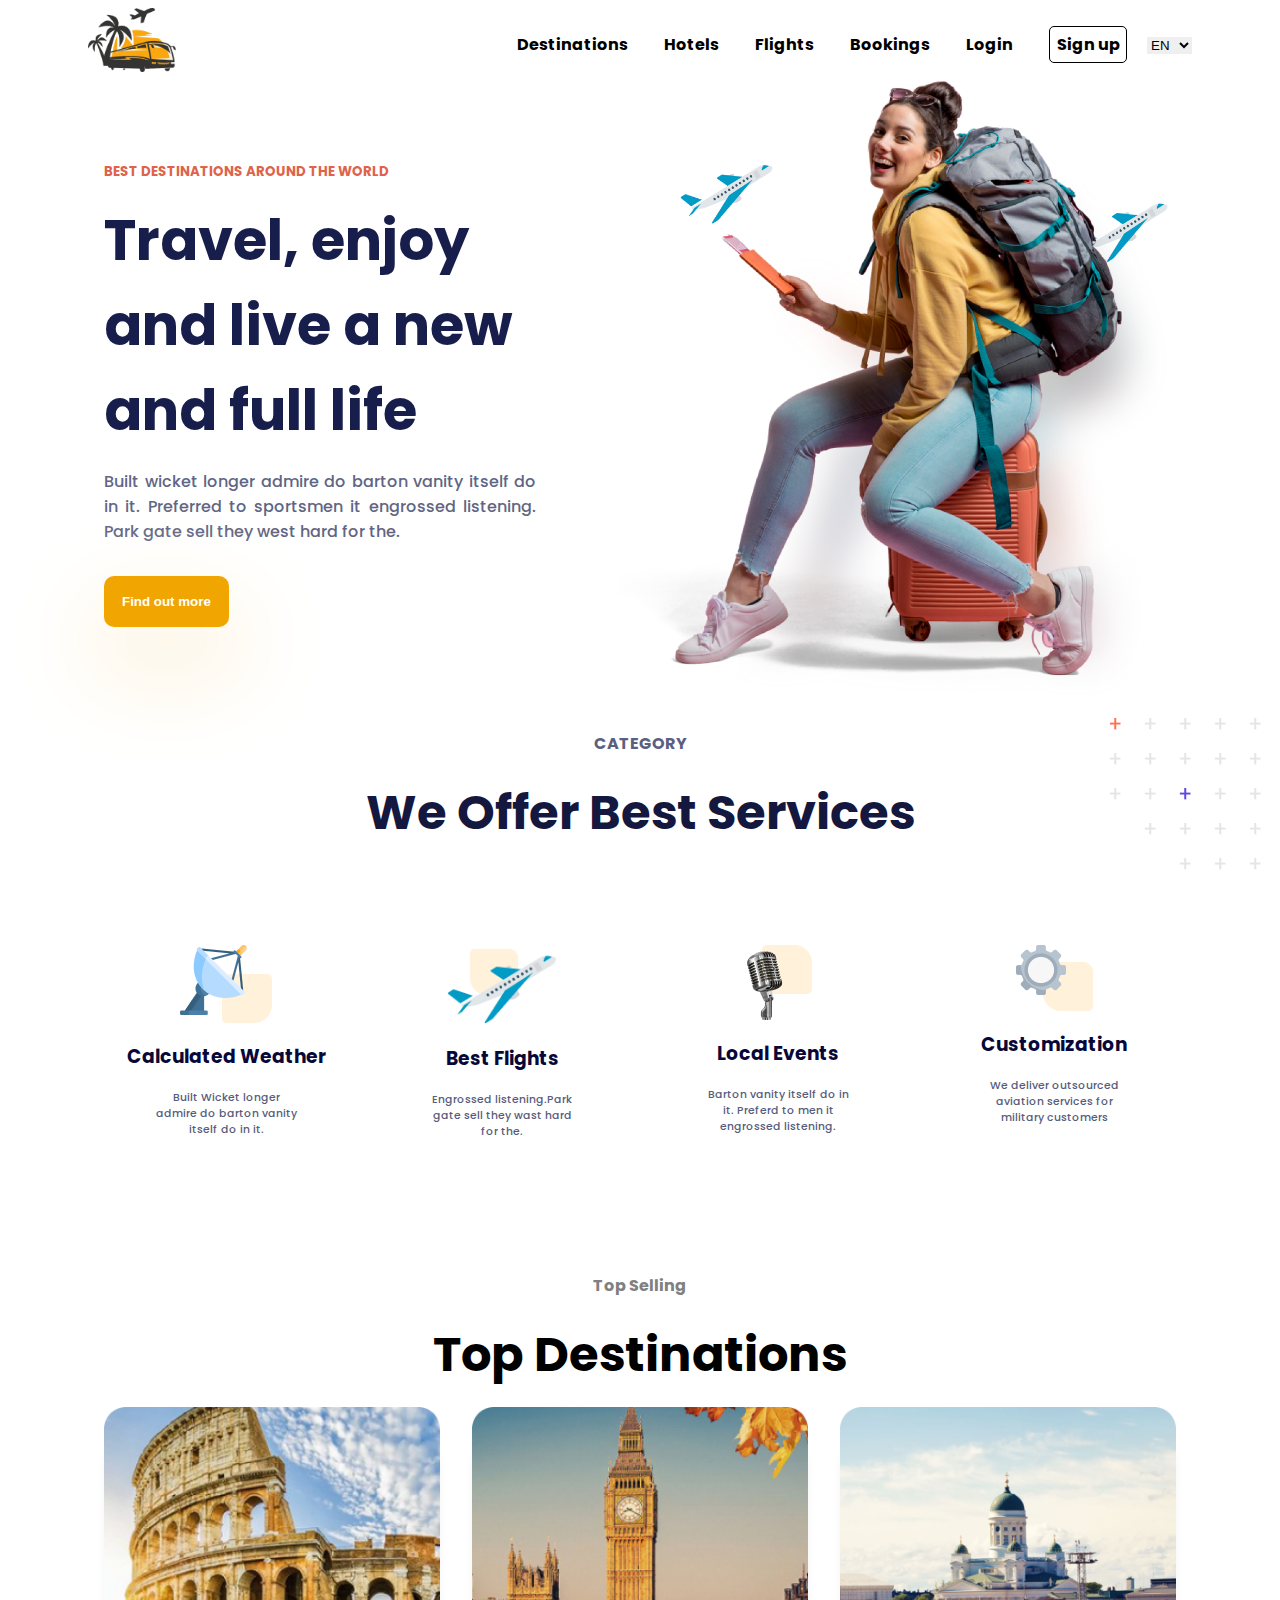
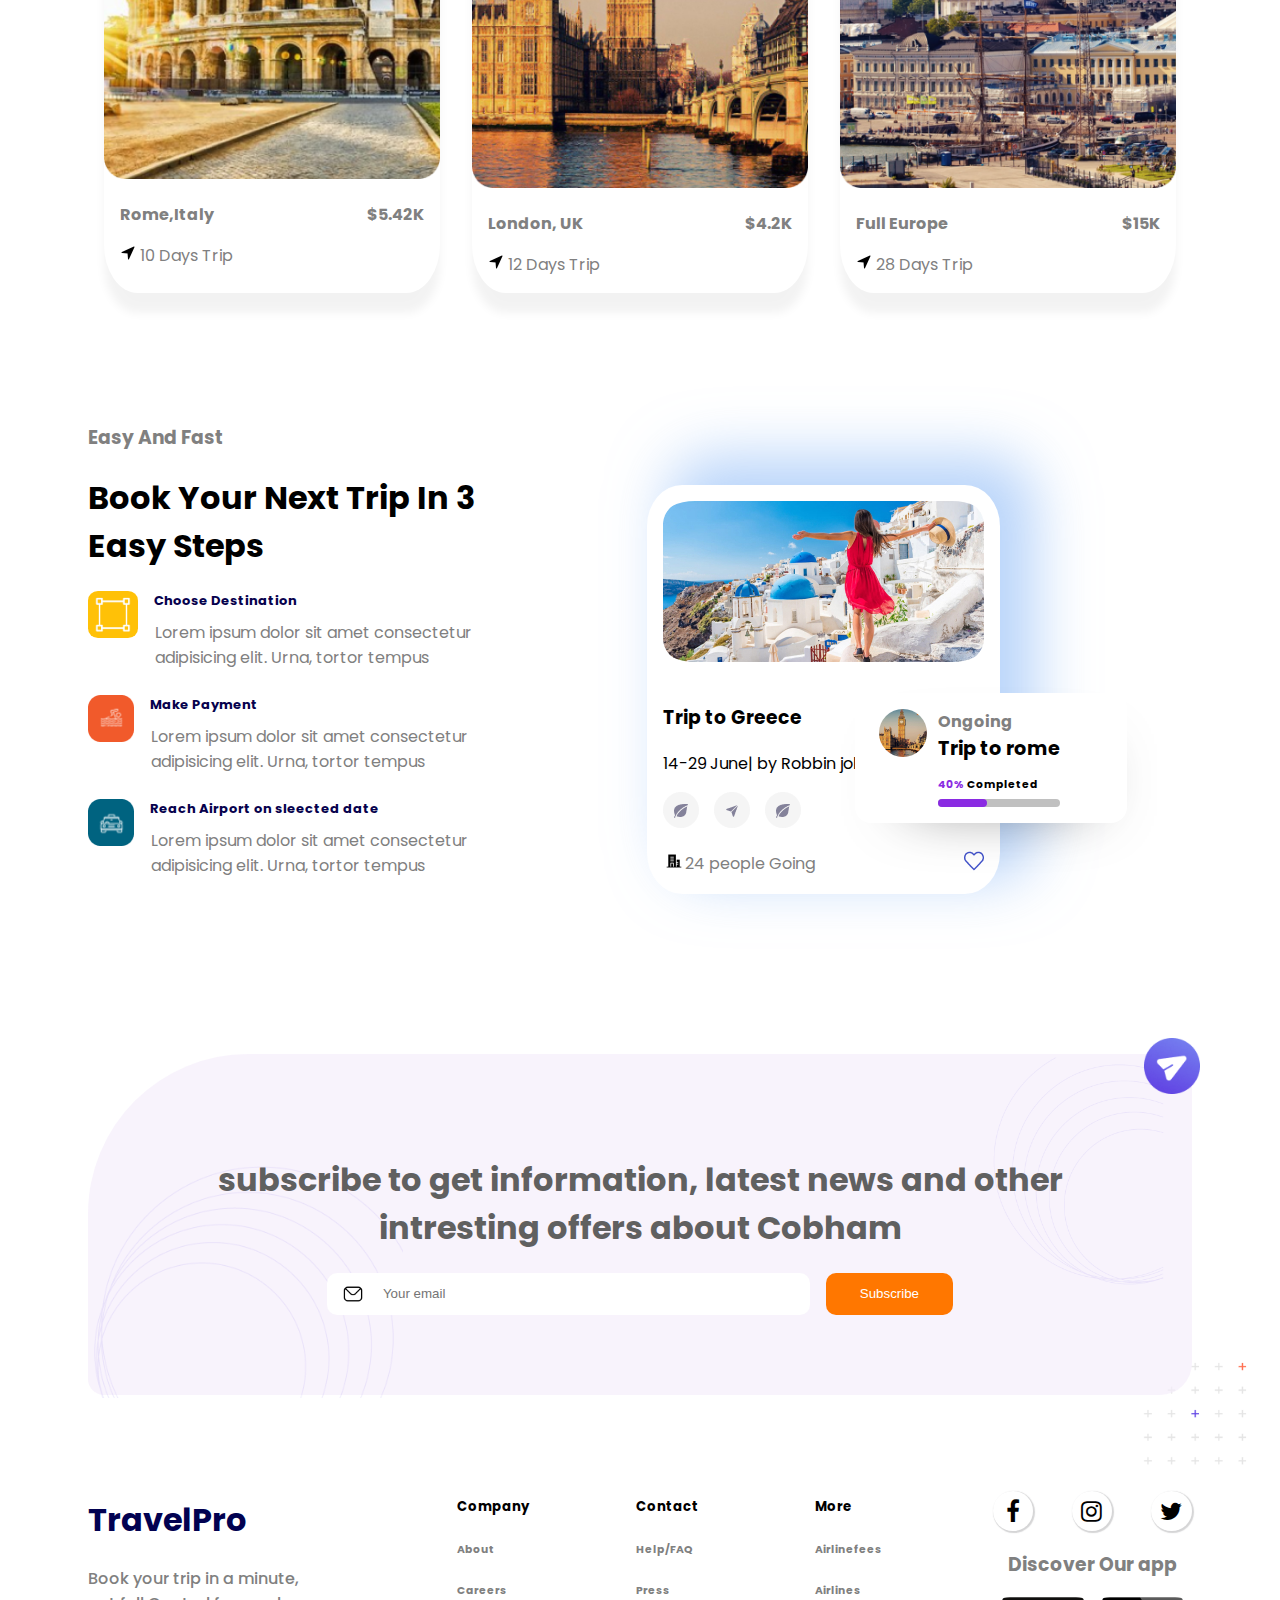
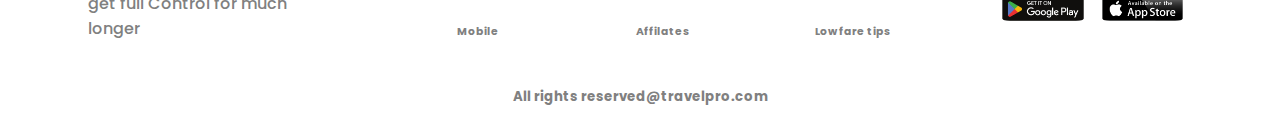
<file: index.html>
<!DOCTYPE html>
<html lang="en">
<head>
    <meta charset="UTF-8">
    <meta name="viewport" content="width=device-width, initial-scale=1.0">
    <title>Travel PRO Homepage</title>
    <link rel="stylesheet" href="travelpro_homepage.css">
    <link rel="stylesheet" href="poppins.css">
    <link rel="preconnect" href="https://fonts.googleapis.com">
    <link rel="preconnect" href="https://fonts.gstatic.com" crossorigin>
    <link href="https://fonts.googleapis.com/css2?family=Poppins:ital,wght@0,100;0,200;0,300;0,400;0,500;0,600;0,700;0,800;0,900;1,100;1,200;1,300;1,400;1,500;1,600;1,700;1,800;1,900&display=swap" rel="stylesheet">
    <link rel="stylesheet" href="https://cdnjs.cloudflare.com/ajax/libs/font-awesome/4.7.0/css/font-awesome.min.css">
</head>
<body>
    <header>
        <nav>        
            <div class="nav-right-items navbar">
                <img src="assets/Decore.png" alt="Logo">
            </div>
            <div class="nav-left-items navbar">
                <a href="#" class="nav-a">Destinations</a>
                <a href="#" class="nav-a">Hotels</a>
                <a href="#" class="nav-a">Flights</a>
                <a href="#" class="nav-a">Bookings</a>
                <a href="#" class="nav-a">Login</a>
                <a href="#" class="nav-a signup">Sign up</a>
                <select id="page-lang" title="page-lang">
                    <option selected value="EN">EN</option>
                    <option value="HI">HI</option>
                    <option value="TEL">TEL</option>
                </select>
            </div>
        </nav>
    </header>
    <section class="banner">
        <div class="banner-container">
            <div class="banner-text">
                <h5 class="banner-text-caption">
                    BEST DESTINATIONS AROUND THE WORLD
                </h5>
                <h1 class="banner-text-title">
                    Travel, enjoy and live a new and full life
                </h1>
                <p class="banner-text-description">
                    Built wicket longer admire do barton vanity itself do in it. Preferred to sportsmen it engrossed listening. Park gate sell they west hard for the.
                </p>
                <a href="#">
                    <button class="banner-text-button">
                        Find out more
                    </button>
                </a>
            </div>
            <div class="banner-image">
                <img src="assets/traveller.png" alt="traveller">
            </div>
        </div>
    </section>
    <section class="category">
        <div class="category-container">
            <div class="category-container-bg">
                <img src="assets/plus.png" alt="">
            </div>
            <div class="category-container-title">
                    <h4>CATEGORY</h4>
                    <h1>We Offer Best Services</h1>
            </div>
            <div class="category-container-cards">
                <div class="category-container-card">
                    <div class="category-container-cards-img">
                        <img src="assets/weather.png" alt="weather">
                    </div>
                    <div class="category-container-cards-text">
                        <h3>Calculated Weather</h3>
                        <h6>
                            Built Wicket longer admire do barton vanity itself do in it.
                        </h6>
                    </div>
                </div>
                <div class="category-container-card active">
                    <div class="category-container-cards-img">
                        <img src="assets/flight.png" alt="flight">
                    </div>
                    <div class="category-container-cards-text">
                        <h3>Best Flights</h3>
                        <h6>
                            Engrossed listening.Park gate sell they wast hard for the.
                        </h6>
                    </div>
                </div>
                <div class="category-container-card">
                    <div class="category-container-cards-img">
                        <img src="assets/event.png" alt="event">
                    </div>
                    <div class="category-container-cards-text">
                        <h3>Local Events</h3>
                        <h6>
                            Barton vanity itself do in it. Preferd to men it engrossed listening.
                        </h6>
                    </div>
                </div>
                <div class="category-container-card">
                    <div class="category-container-cards-img">
                        <img src="assets/customization.png" alt="customization">
                    </div>
                    <div class="category-container-cards-text">
                        <h3>Customization</h3>
                        <h6>We deliver outsourced aviation services for military customers</h6>
                    </div>
                </div>
            </div>
        </div>
    </section>
    <section class="topselling">
        <div class="topselling-container">
            <div class="topselling-container-titles">
                    <h4>Top Selling</h4>
                    <h1>Top Destinations</h1>
            </div>
            <div class="topselling-container-cards">
                <div class="topselling-container-card">
                    <div class="topselling-container-card-img">
                        <img src="assets/rome.png" alt="rome">
                    </div>
                    <div class="topselling-container-card-content">
                        <div class="topselling-container-card-subcontent">
                            <div >
                                Rome,Italy
                            </div>
                            <div>
                                $5.42K
                            </div>
                        </div>
                        <div class="topselling-container-card-subcontent-time">
                            <span><img src="assets/navigation.png" alt="navigation" class="navigation-icon"></span>
                            10 Days Trip
                        </div>
                    </div>
                    
                </div>
                <div class="topselling-container-card">
                    <div class="topselling-container-card-img">
                        <img src="assets/london.jpg" alt="london">
                    </div>
                    <div class="topselling-container-card-content">
                        <div class="topselling-container-card-subcontent">
                            <div >
                                London, UK
                            </div>
                            <div>
                                $4.2K
                            </div>
                        </div>
                        <div class="topselling-container-card-subcontent-time">
                            <span><img src="assets/navigation.png" alt="navigation" class="navigation-icon"></span>
                            12 Days Trip
                        </div>
                    </div>
                    
                </div>
                <div class="topselling-container-card">
                    <div class="topselling-container-card-img">
                        <img src="assets/europe.png" alt="europe">
                    </div>
                    <div class="topselling-container-card-content">
                        <div class="topselling-container-card-subcontent">
                            <div >
                                Full Europe
                            </div>
                            <div>
                                $15K
                            </div>
                        </div>
                        <div class="topselling-container-card-subcontent-time">
                            <span><img src="assets/navigation.png" alt="navigation" class="navigation-icon"></span>
                            28 Days Trip
                        </div>
                    </div>
                    
                </div>
            </div>
        </div>
    </section>
    <section class="EasyAndFast">
        <div class="easyandfast-container">
            <div class="easyandfast-content">
                <h3 style="color: gray;">Easy And Fast</h3>
                <h1 class="easyandfast-title">Book Your Next Trip In 3 Easy Steps</h1>
                <div class="easyandfast-content-subcard">
                    <div>
                        <img src="assets/group 00.png" alt="">
                    </div>
                    <div>
                        <h3 class="easyandfast-content-subcard-title">Choose Destination</h3>
                        <p class="easyandfast-content-subcard-text">Lorem ipsum dolor sit amet consectetur adipisicing elit. Urna, tortor tempus</p>
                    </div>                    
                </div>
                <div class="easyandfast-content-subcard">
                    <div>
                        <img src="assets/Group 12.png" alt="">
                    </div>
                    <div>
                        <h3 class="easyandfast-content-subcard-title">Make Payment</h3>
                        <p class="easyandfast-content-subcard-text">Lorem ipsum dolor sit amet consectetur adipisicing elit. Urna, tortor tempus</p>
                    </div>                    
                </div>
                <div class="easyandfast-content-subcard">
                    <div>
                        <img src="assets/Group 11.png" alt="">
                    </div>
                    <div>
                        <h3 class="easyandfast-content-subcard-title">Reach Airport on sleected date</h3>
                        <p class="easyandfast-content-subcard-text">Lorem ipsum dolor sit amet consectetur adipisicing elit. Urna, tortor tempus</p>
                    </div>                    
                </div>
            </div>
            <div class="easyandfast-cards">
                <div class="easyandfast-bottomcard">
                    <div class="easyandfast-bottomcard-img">
                        <img src="assets/girl.jpg" alt="traveling girl">
                    </div>
                    <div class="easyandfast-bottomcard-content">
                        <h3>Trip to Greece</h3>
                        <p>14-29 June| by Robbin john</p>
                        <span class="easyandfast-bottomcard-content-images">
                            <img src="assets/LEAF.png" alt="leaf">
                            <img src="assets/send.png" alt="send">
                            <img src="assets/LEAF.png" alt="leaf">
                        </span>
                        <div class="easyandfast-bottomcard-content-likes">
                            <span><img src="assets/hotel.png" alt="hotel" class="easyandfast-bottomcard-content-hotelicon">24 people Going</span>
                            <span><img src="assets/heart (6) 1.png" alt="heart icon" class="easyandfast-bottomcard-content-hearticon"></span>
                        </div>
                    </div>
                    <div class="easyandfast-topcard">
                        <div class="easyandfast-topcard-img">
                            <img src="assets/london.jpg" alt="">
                        </div>
                        <div class="easyandfast-topcard-content">
                            <h4>Ongoing</h4>
                            <h5>Trip to rome</h5>
                            <h6><span class="easyandfast-topcard-content-percentage">40%</span> Completed</h6>
                            <div class="easyandfast-topcard-content-progressbar"> 
                                <div class="easyandfast-topcard-content-progressbar-fill"></div> 
                            </div> 
                        </div>
                    </div>
                </div>
            </div>
        </div>
    </section>
    <section class="subscribe">
        <div class="subscribe-container">
            <div class="subscribe-container-bg">
                <img src="assets/plus.png" alt="">
            </div>
            <div class="subscribe-box">
                <div class="subscribe-box-content">
                    <h1 class="subscribe-box-title">subscribe to get information, latest news and other intresting offers about Cobham</h1>
                    <form action="">
                        <div class="subscribe-box-form">
                            <input type="email" placeholder="Your email" required class="subscribe-box-form-input">
                            <button type="submit" class="subscribe-box-form-submit">Subscribe</button>
                        </div>
                    </form>
                </div>
                <div class="subscribe-box-sendicon">
                    <img src="assets/Group 77.png" alt="">
                </div>
                <div class="subscribe-box-bgspiral-1">
                    <img src="assets/Group 42.png" alt="">
                </div>
                <div class="subscribe-box-bgspiral-2">
                    <img src="assets/Group 42.png" alt="">
                </div>
            </div>
        </div>
    </section>
    <footer>
        <div class="footer-container">
            <div class="footer-columns">
                <div class="footer-title">
                    <h1>TravelPro</h1>
                    <p>Book your trip in a minute, get full Control for much longer</p>
                </div>
                <div class="footer-company">
                    <h5>Company</h5>
                    <h6>About</h6>
                    <h6>Careers</h6>
                    <h6>Mobile</h6>
                </div>
                <div class="footer-contact">
                    <h5>Contact</h5>
                    <h6>Help/FAQ</h6>
                    <h6>Press</h6>
                    <h6>Affilates</h6>
                </div>
                <div class="footer-more">
                    <h5>More</h5>
                    <h6>Airlinefees</h6>
                    <h6>Airlines</h6>
                    <h6>Low fare tips</h6>
                </div>
                <div class="footer-social">
                    <div class="footer-social-icons">
                        <a href="#" class="fa fa-facebook"></a>
                        <a href="#" class="fa fa-instagram"></a>
                        <a href="#" class="fa fa-twitter"></a>
                    </div>
                    <h3>Discover Our app</h3>
                    <div class="footer-social-mobile">
                        <div >
                            <img src="assets/playstore.png" alt="playstore" class="footer-social-mobile-playstore">
                        </div>
                        <div>
                            <img src="assets/appstore.png" alt="appstore" class="footer-social-mobile-appstore">
                        </div>
                    </div>
                </div>
            </div>
            <h5 class="footer-copyright">All rights reserved@travelpro.com </h5>
        </div>
    </footer>
</body>
</html>
</file>
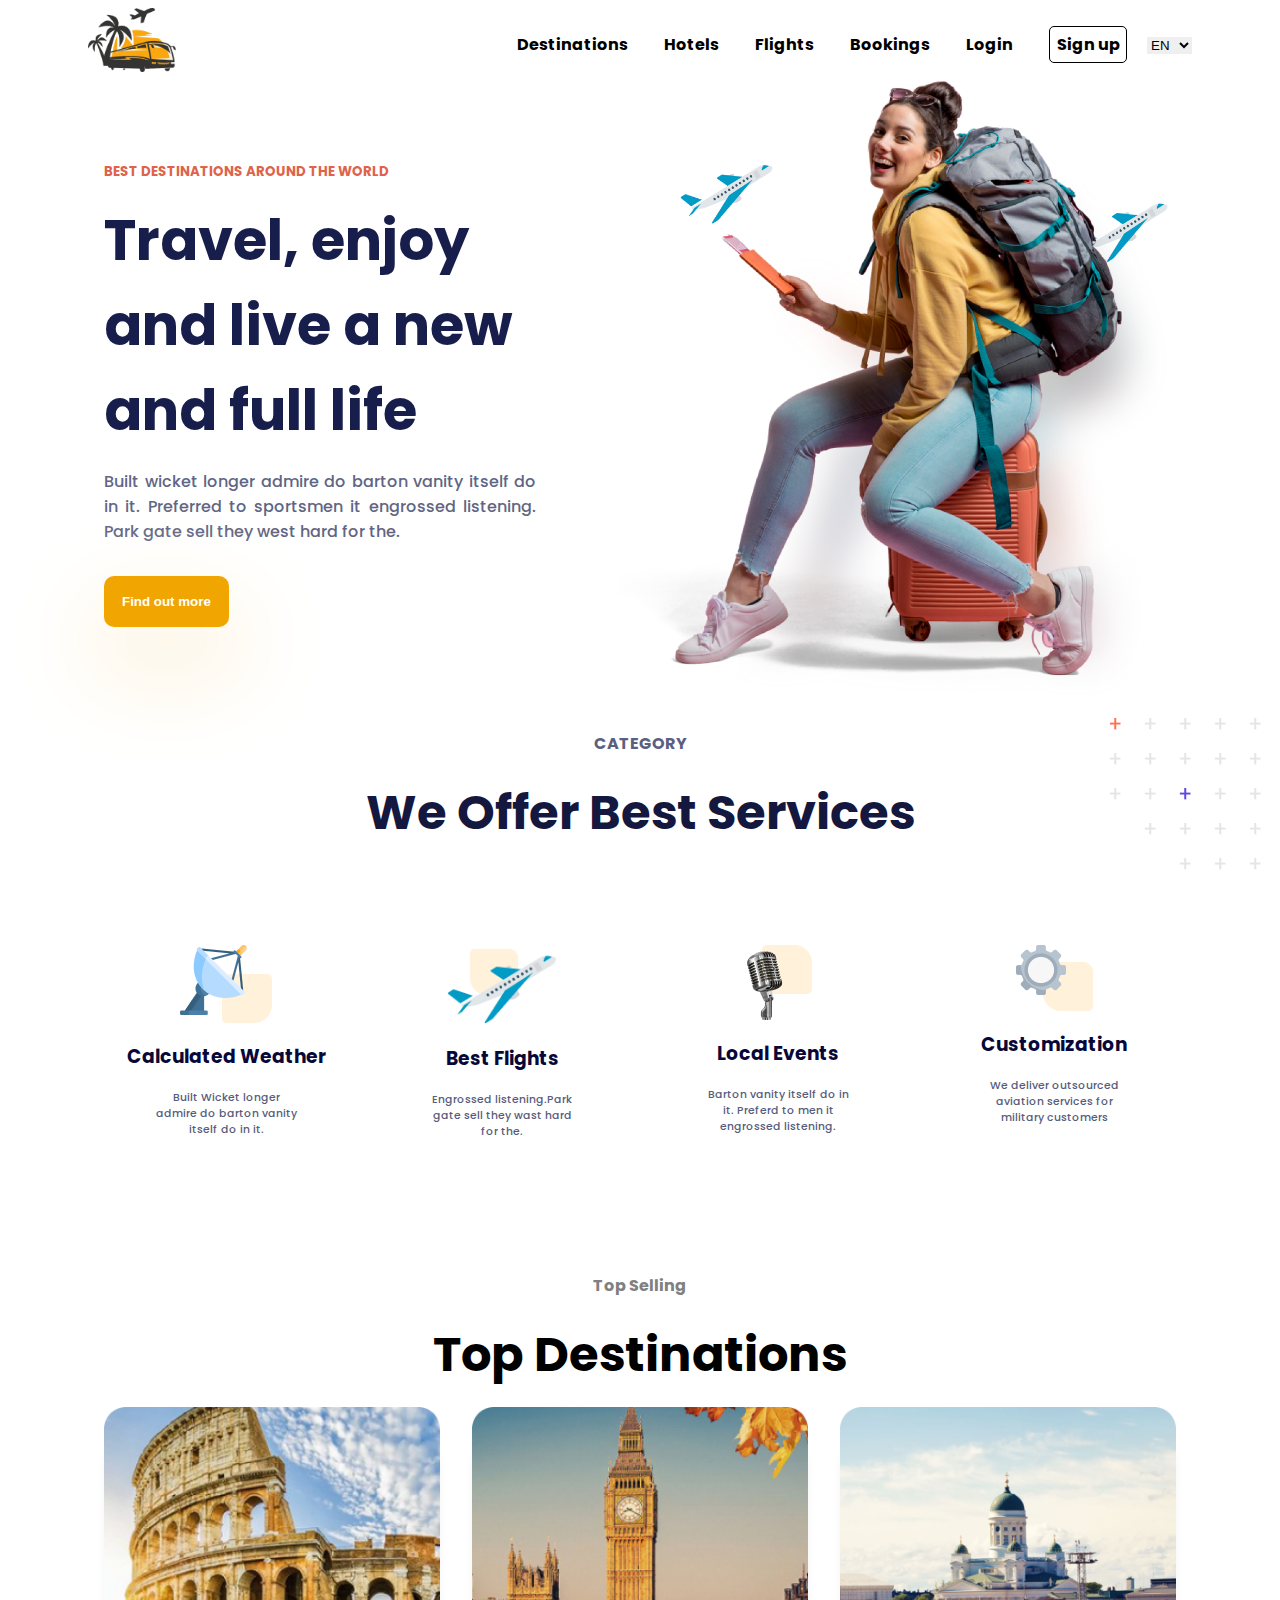
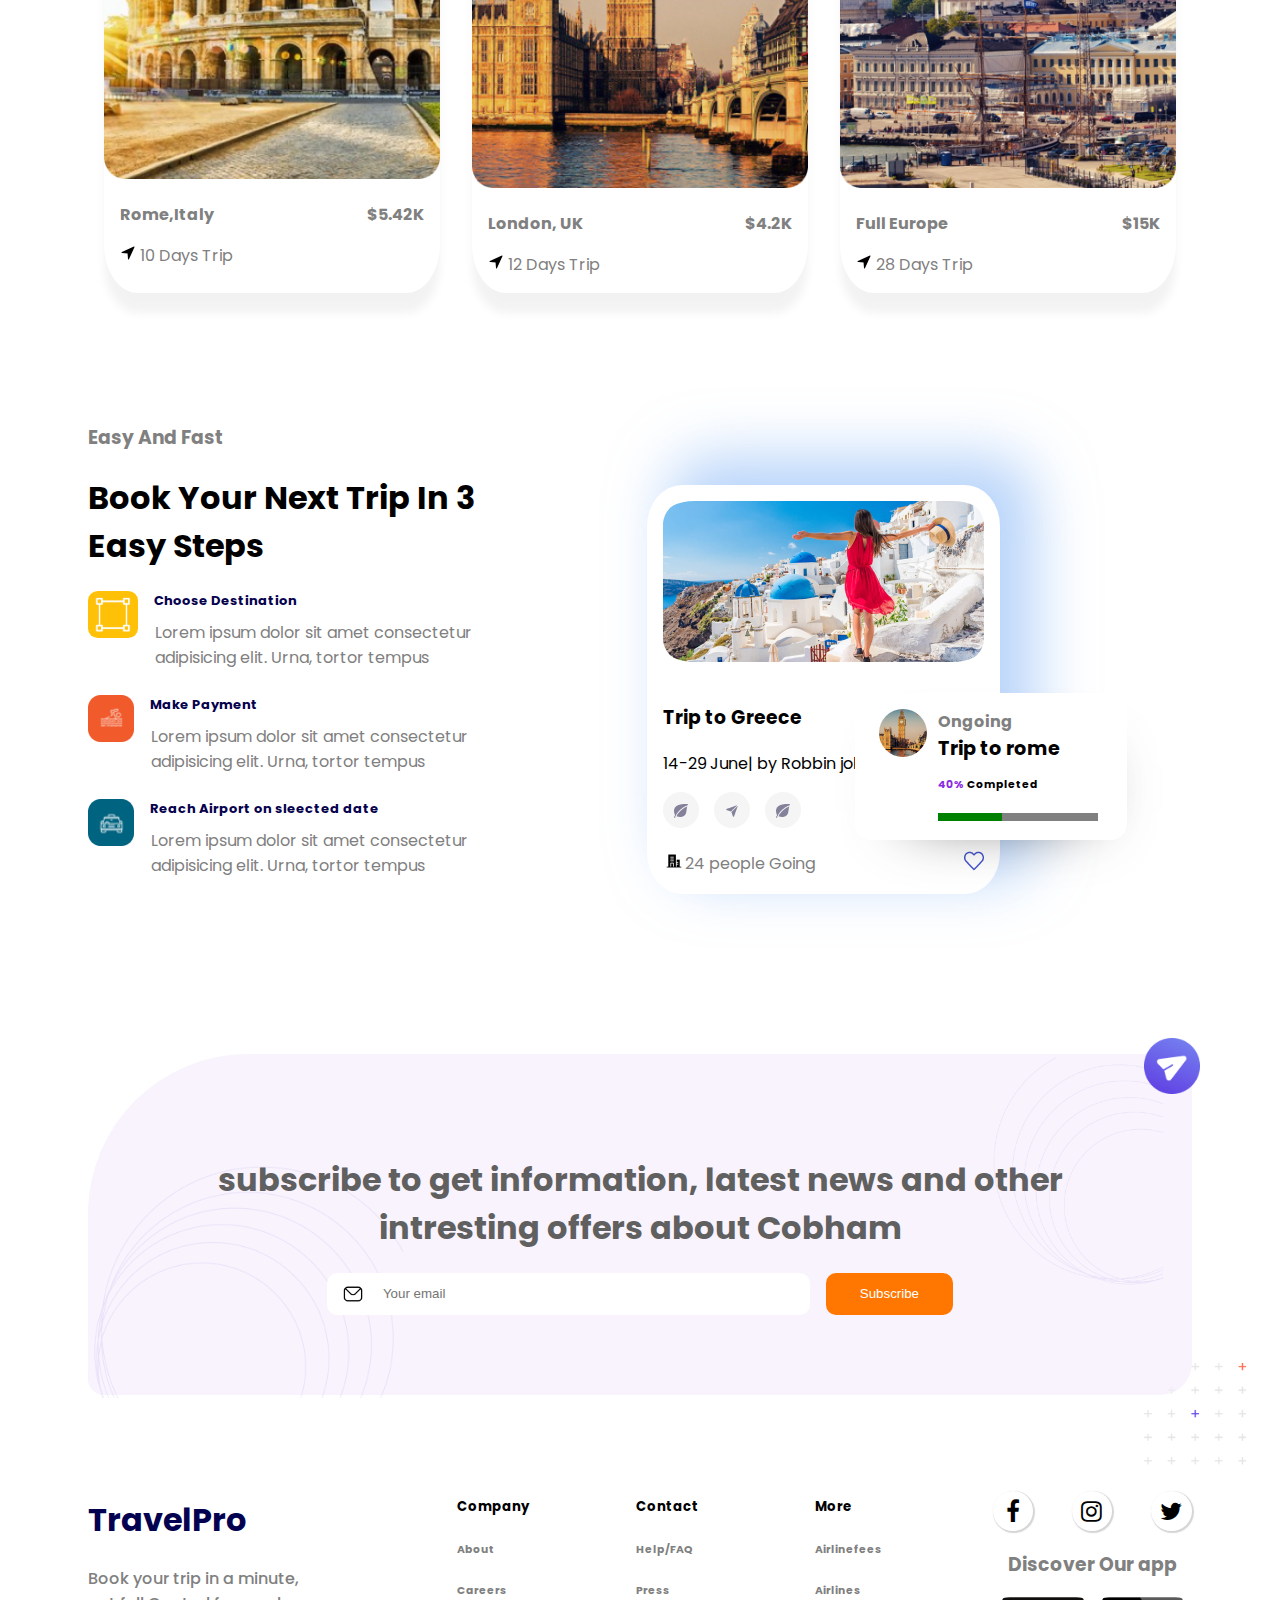
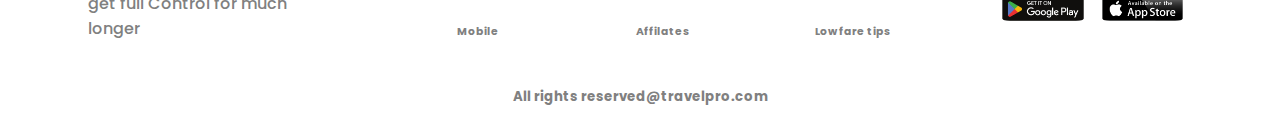
<file: Travel home page.html>
<!DOCTYPE html>
<html lang="en">
<head>
    <meta charset="UTF-8">
    <meta name="viewport" content="width=device-width, initial-scale=1.0">
    <title>Travel PRO Homepage</title>
    <link rel="stylesheet" href="travelpro_homepage.css">
    <link rel="stylesheet" href="poppins.css">
    <link rel="preconnect" href="https://fonts.googleapis.com">
    <link rel="preconnect" href="https://fonts.gstatic.com" crossorigin>
    <link href="https://fonts.googleapis.com/css2?family=Poppins:ital,wght@0,100;0,200;0,300;0,400;0,500;0,600;0,700;0,800;0,900;1,100;1,200;1,300;1,400;1,500;1,600;1,700;1,800;1,900&display=swap" rel="stylesheet">
    <link rel="stylesheet" href="https://cdnjs.cloudflare.com/ajax/libs/font-awesome/4.7.0/css/font-awesome.min.css">
</head>
<body>
    <header>
        <nav>        
            <div class="nav-right-items navbar">
                <img src="assets/Decore.png" alt="Logo">
            </div>
            <div class="nav-left-items navbar">
                <a href="#" class="nav-a">Destinations</a>
                <a href="#" class="nav-a">Hotels</a>
                <a href="#" class="nav-a">Flights</a>
                <a href="#" class="nav-a">Bookings</a>
                <a href="#" class="nav-a">Login</a>
                <a href="#" class="nav-a signup">Sign up</a>
                <select id="page-lang" title="page-lang">
                    <option selected value="EN">EN</option>
                    <option value="HI">HI</option>
                    <option value="TEL">TEL</option>
                </select>
            </div>
        </nav>
    </header>
    <section class="banner">
        <div class="banner-container">
            <div class="banner-text">
                <h5 class="banner-text-caption">
                    BEST DESTINATIONS AROUND THE WORLD
                </h5>
                <h1 class="banner-text-title">
                    Travel, enjoy and live a new and full life
                </h1>
                <p class="banner-text-description">
                    Built wicket longer admire do barton vanity itself do in it. Preferred to sportsmen it engrossed listening. Park gate sell they west hard for the.
                </p>
                <a href="#">
                    <button class="banner-text-button">
                        Find out more
                    </button>
                </a>
            </div>
            <div class="banner-image">
                <img src="assets/traveller.png" alt="traveller">
            </div>
        </div>
    </section>
    <section class="category">
        <div class="category-container">
            <div class="category-container-bg">
                <img src="assets/plus.png" alt="">
            </div>
            <div class="category-container-title">
                    <h4>CATEGORY</h4>
                    <h1>We Offer Best Services</h1>
            </div>
            <div class="category-container-cards">
                <div class="category-container-card">
                    <div class="category-container-cards-img">
                        <img src="assets/weather.png" alt="weather">
                    </div>
                    <div class="category-container-cards-text">
                        <h3>Calculated Weather</h3>
                        <h6>
                            Built Wicket longer admire do barton vanity itself do in it.
                        </h6>
                    </div>
                </div>
                <div class="category-container-card active">
                    <div class="category-container-cards-img">
                        <img src="assets/flight.png" alt="flight">
                    </div>
                    <div class="category-container-cards-text">
                        <h3>Best Flights</h3>
                        <h6>
                            Engrossed listening.Park gate sell they wast hard for the.
                        </h6>
                    </div>
                </div>
                <div class="category-container-card">
                    <div class="category-container-cards-img">
                        <img src="assets/event.png" alt="event">
                    </div>
                    <div class="category-container-cards-text">
                        <h3>Local Events</h3>
                        <h6>
                            Barton vanity itself do in it. Preferd to men it engrossed listening.
                        </h6>
                    </div>
                </div>
                <div class="category-container-card">
                    <div class="category-container-cards-img">
                        <img src="assets/customization.png" alt="customization">
                    </div>
                    <div class="category-container-cards-text">
                        <h3>Customization</h3>
                        <h6>We deliver outsourced aviation services for military customers</h6>
                    </div>
                </div>
            </div>
        </div>
    </section>
    <section class="topselling">
        <div class="topselling-container">
            <div class="topselling-container-titles">
                    <h4>Top Selling</h4>
                    <h1>Top Destinations</h1>
            </div>
            <div class="topselling-container-cards">
                <div class="topselling-container-card">
                    <div class="topselling-container-card-img">
                        <img src="assets/rome.png" alt="rome">
                    </div>
                    <div class="topselling-container-card-content">
                        <div class="topselling-container-card-subcontent">
                            <div >
                                Rome,Italy
                            </div>
                            <div>
                                $5.42K
                            </div>
                        </div>
                        <div class="topselling-container-card-subcontent-time">
                            <span><img src="assets/navigation.png" alt="navigation" class="navigation-icon"></span>
                            10 Days Trip
                        </div>
                    </div>
                    
                </div>
                <div class="topselling-container-card">
                    <div class="topselling-container-card-img">
                        <img src="assets/london.jpg" alt="london">
                    </div>
                    <div class="topselling-container-card-content">
                        <div class="topselling-container-card-subcontent">
                            <div >
                                London, UK
                            </div>
                            <div>
                                $4.2K
                            </div>
                        </div>
                        <div class="topselling-container-card-subcontent-time">
                            <span><img src="assets/navigation.png" alt="navigation" class="navigation-icon"></span>
                            12 Days Trip
                        </div>
                    </div>
                    
                </div>
                <div class="topselling-container-card">
                    <div class="topselling-container-card-img">
                        <img src="assets/europe.png" alt="europe">
                    </div>
                    <div class="topselling-container-card-content">
                        <div class="topselling-container-card-subcontent">
                            <div >
                                Full Europe
                            </div>
                            <div>
                                $15K
                            </div>
                        </div>
                        <div class="topselling-container-card-subcontent-time">
                            <span><img src="assets/navigation.png" alt="navigation" class="navigation-icon"></span>
                            28 Days Trip
                        </div>
                    </div>
                    
                </div>
            </div>
        </div>
    </section>
    <section class="EasyAndFast">
        <div class="easyandfast-container">
            <div class="easyandfast-content">
                <h3 style="color: gray;">Easy And Fast</h3>
                <h1 class="easyandfast-title">Book Your Next Trip In 3 Easy Steps</h1>
                <div class="easyandfast-content-subcard">
                    <div>
                        <img src="assets/group 00.png" alt="">
                    </div>
                    <div>
                        <h3 class="easyandfast-content-subcard-title">Choose Destination</h3>
                        <p class="easyandfast-content-subcard-text">Lorem ipsum dolor sit amet consectetur adipisicing elit. Urna, tortor tempus</p>
                    </div>                    
                </div>
                <div class="easyandfast-content-subcard">
                    <div>
                        <img src="assets/Group 12.png" alt="">
                    </div>
                    <div>
                        <h3 class="easyandfast-content-subcard-title">Make Payment</h3>
                        <p class="easyandfast-content-subcard-text">Lorem ipsum dolor sit amet consectetur adipisicing elit. Urna, tortor tempus</p>
                    </div>                    
                </div>
                <div class="easyandfast-content-subcard">
                    <div>
                        <img src="assets/Group 11.png" alt="">
                    </div>
                    <div>
                        <h3 class="easyandfast-content-subcard-title">Reach Airport on sleected date</h3>
                        <p class="easyandfast-content-subcard-text">Lorem ipsum dolor sit amet consectetur adipisicing elit. Urna, tortor tempus</p>
                    </div>                    
                </div>
            </div>
            <div class="easyandfast-cards">
                <div class="easyandfast-bottomcard">
                    <div class="easyandfast-bottomcard-img">
                        <img src="assets/girl.jpg" alt="traveling girl">
                    </div>
                    <div class="easyandfast-bottomcard-content">
                        <h3>Trip to Greece</h3>
                        <p>14-29 June| by Robbin john</p>
                        <span class="easyandfast-bottomcard-content-images">
                            <img src="assets/LEAF.png" alt="leaf">
                            <img src="assets/send.png" alt="send">
                            <img src="assets/LEAF.png" alt="leaf">
                        </span>
                        <div class="easyandfast-bottomcard-content-likes">
                            <span><img src="assets/hotel.png" alt="hotel" class="easyandfast-bottomcard-content-hotelicon">24 people Going</span>
                            <span><img src="assets/heart (6) 1.png" alt="heart icon" class="easyandfast-bottomcard-content-hearticon"></span>
                        </div>
                    </div>
                    <div class="easyandfast-topcard">
                        <div class="easyandfast-topcard-img">
                            <img src="assets/london.jpg" alt="">
                        </div>
                        <div class="easyandfast-topcard-content">
                            <h4>Ongoing</h4>
                            <h5>Trip to rome</h5>
                            <h6><span class="easyandfast-topcard-content-percentage">40%</span> Completed</h6>
                            <progress value="40" max="100" class="easyandfast-topcard-content-progressbar"> 40% </progress>
                        </div>
                    </div>
                </div>
            </div>
        </div>
    </section>
    <section class="subscribe">
        <div class="subscribe-container">
            <div class="subscribe-container-bg">
                <img src="assets/plus.png" alt="">
            </div>
            <div class="subscribe-box">
                <div class="subscribe-box-content">
                    <h1 class="subscribe-box-title">subscribe to get information, latest news and other intresting offers about Cobham</h1>
                    <form action="">
                        <div class="subscribe-box-form">
                            <input type="email" placeholder="Your email" required class="subscribe-box-form-input">
                            <button type="submit" class="subscribe-box-form-submit">Subscribe</button>
                        </div>
                    </form>
                </div>
                <div class="subscribe-box-sendicon">
                    <img src="assets/Group 77.png" alt="">
                </div>
                <div class="subscribe-box-bgspiral-1">
                    <img src="assets/Group 42.png" alt="">
                </div>
                <div class="subscribe-box-bgspiral-2">
                    <img src="assets/Group 42.png" alt="">
                </div>
            </div>
        </div>
    </section>
    <footer>
        <div class="footer-container">
            <div class="footer-columns">
                <div class="footer-title">
                    <h1>TravelPro</h1>
                    <p>Book your trip in a minute, get full Control for much longer</p>
                </div>
                <div class="footer-company">
                    <h5>Company</h5>
                    <h6>About</h6>
                    <h6>Careers</h6>
                    <h6>Mobile</h6>
                </div>
                <div class="footer-contact">
                    <h5>Contact</h5>
                    <h6>Help/FAQ</h6>
                    <h6>Press</h6>
                    <h6>Affilates</h6>
                </div>
                <div class="footer-more">
                    <h5>More</h5>
                    <h6>Airlinefees</h6>
                    <h6>Airlines</h6>
                    <h6>Low fare tips</h6>
                </div>
                <div class="footer-social">
                    <div class="footer-social-icons">
                        <a href="#" class="fa fa-facebook"></a>
                        <a href="#" class="fa fa-instagram"></a>
                        <a href="#" class="fa fa-twitter"></a>
                    </div>
                    <h3>Discover Our app</h3>
                    <div class="footer-social-mobile">
                        <div >
                            <img src="assets/playstore.png" alt="playstore" class="footer-social-mobile-playstore">
                        </div>
                        <div>
                            <img src="assets/appstore.png" alt="appstore" class="footer-social-mobile-appstore">
                        </div>
                    </div>
                </div>
            </div>
            <h5 class="footer-copyright">All rights reserved@travelpro.com </h5>
        </div>
    </footer>
</body>
</html>
</file>
<file: travelpro_homepage.css>
body{
    font-family: 'Poppins';
}
.nav-a{
    text-decoration:none;
    color:black;
    margin: auto;
    font-weight: bold;
}

nav{
    display: flex;
    justify-content: space-between;
    margin: 0 5rem;
}
.navbar{
    display: inline-block; 
}


.nav-right-items img{
    height: 4rem;
}

.nav-left-items {
    margin-top: 1.5rem;
}

.nav-left-items a{
    margin:1rem;
}

.signup{
    border: 1px solid black;
    border-radius: 5px;
    padding: 0.4rem;
}

#page-lang{
    border:none;
}

.banner-container{
    display: inline-flex;
    margin: 0 5rem;
}

.banner-text{
    justify-content: flex-start;
    margin: auto;
}

.banner-image img{
    justify-content: flex-end;
    max-width: 50vw;
}

.banner-text-caption{
    color: #DE634A;
    margin: 1rem;
}

.banner-text-title{
    font-size: 3.5rem;
    font-weight: bolder;
    color: #181E4B;
    margin: 1rem;
}

.banner-text-description{
    color: #616584;
    font-weight: 500;
    text-align: justify;
    margin: 1rem;
}

.banner-text-button{
    background-color: #F1A501;
    border-radius: 10px;
    font-weight: bold;
    color: white;
    border-color: rgba(255, 189, 7, 0);
    padding: 1rem;
    margin: 1rem;
    box-shadow: 0px 38px 93px 16px rgba(254,244,225,1);
}

.category-container{
    margin-bottom: 5rem;
    position: relative;
    display: inline-grid;
}


.category-container-bg{
    position: absolute;
    top: 0;
    left: 86vw;
}
.category-container-title{
    padding-bottom: 5rem;
    text-align: center;
}

.category-container-title h4{
    color:#5B5F80;
}

.category-container-title h1{
    font-size: 3rem;
    margin: 0;
    color: #14183E;
}
.category-container-cards{
    display: flex;
    margin: 0 5rem;
    justify-content: space-around;
}



.category-container-card{
    margin: 0 1rem;
    padding-top: 1rem;
    padding-bottom: 2rem;
}


.category-container-card:hover{
    box-shadow: 0px 20px 10px 0px rgba(0,0,0,0.05);
    border-radius: 10%;
}


.category-container-cards-img img{
    max-height: 5rem;
    display: block;
    margin-left: auto;
    margin-right: auto;
}

.category-container-cards-text{
    max-width: 25vw;
    text-align: center;
}

.category-container-cards-text h3{
    color: #08073A;
}

.category-container-cards-text h6{
    margin: 0 3rem;
    line-height: 1rem;
    color:#575C7D;
    text-align: center justify;
    font-weight: 500;
}


.topselling-container{
    margin-bottom: 7rem;
    display: inline-grid;
}

.topselling-container-titles{
    text-align: center;
}

.topselling-container-titles h4{
    color: gray;
}

.topselling-container-titles h1{
    font-size: 3rem;
    margin: 1rem;
}

.topselling-container-cards{
    display: inline-flex;
    margin: 0 5rem;
    justify-content: space-around;
}


.topselling-container-card{
    box-shadow: 0px 20px 10px 0px rgba(0,0,0,0.05);
    border-radius: 10%;
    margin-left: 1rem;
    margin-right: 1rem;

}

.topselling-container-card img{
    max-width:100%;
}

.topselling-container-card-content{
    margin: 1rem;
}

.topselling-container-card-subcontent{
    display: flex;
    margin-bottom: 1rem;
    justify-content: space-between;
    font-weight: bold;
    color: gray;
}
.navigation-icon{
    height: 1rem;
}
.topselling-container-card-subcontent-time{
    color: gray;
}

.easyandfast-container{
    display: inline-flex;
    margin: 0 5rem;
    justify-content: space-around;
}

.easyandfast-title{
    font-size: xx-large;
}

.easyandfast-content-subcard{
    display: flex;
    margin-bottom: 1rem;
}

.easyandfast-content-subcard img{
    height: 47px;
    border-radius: 20%;
    margin-right: 1rem;
}

.easyandfast-content-subcard-title{
    color: rgb(6, 1, 77);
    font-weight: bolder;
    font-size: small;
    margin: 0;
}

.easyandfast-content-subcard-text{
    margin: 1px;
    padding: 0.5rem 0;
    color: gray;
}

.easyandfast-bottomcard{
    box-shadow: 28px -22px 58px 7px rgba(126, 176, 245, 0.55);
    border-radius: 10%;
    margin: 5rem 12rem 5rem 8rem;
    position: relative;
}

.easyandfast-bottomcard-img img{
    border-radius: 10%;
    margin: 1rem;
}

.easyandfast-bottomcard-content{
    margin: 1rem;
}


.easyandfast-bottomcard-content-images img{
    padding-right: 0.7rem;
}


.easyandfast-bottomcard-content-likes{
    display: flex;
    justify-content: space-between;
    padding-bottom: 1rem;
    color:gray;
    margin-top: 1rem;
}

.easyandfast-bottomcard-content-hotelicon{
    height: 1rem;
    margin: 0 0.2rem;
}

.easyandfast-topcard{
    position: absolute;
    display: flex;
    padding: 1rem;
    background-color: white;
    box-shadow: 8px 22px 63px -47px rgba(0,0,0,0.75);
    left: 13rem;
    top: 13rem;
    width: 15rem;
    border-radius: 1rem;
}


.easyandfast-topcard-img img{
    height: 3rem;
    width: 3rem;
    border-radius: 50%;
    margin: 0 0.7rem 0 0.5rem;
}

.easyandfast-topcard-content h4{
    margin: 0;
    padding: 0;
    width: 100%;
    color: gray;
}

.easyandfast-topcard-content h5{
    margin: 0;
    padding: 0;
    font-size: 1.2rem;
}

.easyandfast-topcard-content h6{
    margin: 0;
    padding: 0.9rem 0 0.4rem 0;
}

.easyandfast-topcard-content-percentage{
    color:blueviolet;
}

.easyandfast-topcard-content-progressbar{
    background-color: rgb(192, 192, 192);
    border-radius: 15px; 
    height: 0.5rem;
}

.easyandfast-topcard-content-progressbar-fill{
    background-color: blueviolet;
    color: white; 
    border-radius: 15px;
    width: 40%;
    height: 100%;
}

.subscribe-container{
    position: relative;
    display: inline-flex;
}

.subscribe-container-bg{
    position: absolute;
    top: 24rem;
    left: 71rem;
}

.subscribe-container-bg img{
    transform: rotate(90deg);
    height: 7rem;
}

.subscribe-box{
    margin: 5rem;
    background-color: rgba(244, 237, 250, 0.669);
    padding: 5rem;
    border-radius: 10rem 2rem 2rem 1rem;
    position: relative;
    z-index: 0;
}

.subscribe-box-sendicon img{
    z-index: 1;
    position: absolute;
    top: -1rem;
    left: 66rem;
    height: 3.5rem;
}

.subscribe-box-content{
    z-index: 1;
}

.subscribe-box-bgspiral-1 img{
    z-index: -1;
    position: absolute;
    top: 7rem;
    left: 0.4rem;
    height: 68%;
    opacity: 0.1;
}

.subscribe-box-bgspiral-2 img{
    z-index: 0;
    position: absolute;
    top: 2rem;
    left: 54.8rem;
    height: 50%;
    transform: rotate(270deg);
    opacity: 0.1;
}


.subscribe-box-title{
    font-size: xx-large;
    text-align: center;
    color: rgb(96, 96, 96);
}

.subscribe-box-form{
    display: flex;
    justify-content: center;
}


.subscribe-box-form-input{
    width: 45%;
    height: 2.5rem;
    padding-left: 3.5rem;
    background: url("assets/mail.png") no-repeat left;
    background-size: 20px;
    background-position-x: 1rem;
    background-color: white;
    border:none;
    border-radius: 10px;
}


.subscribe-box-form-submit{
    margin-left: 1rem;
    background-color: rgb(255, 119, 0);
    padding: 0.5rem 2rem;
    border-radius: 10px;
    border-color:  rgba(255, 119, 0, 0);
    color:white;
}


.footer-columns{
    display: flex;
    margin: 0 5rem;
    justify-content: space-between;
}

.footer-title{
    width: 20%;
    padding: 0 5rem 0 0;
}

.footer-company{
    width: 10%;
}

.footer-contact{
    width:10%;
}
.footer-more{
    width: 10%;
}
.footer-social{
    width: 18%;
    display: block;
    align-items: center;
}


.footer-social-icons{
    margin-top: 1rem;
    display: flex;
    justify-content: space-between;
}


.footer-social-icons a{
    text-decoration: none;
}

.fa {
    font-size: x-large !important;
    box-shadow: 1px 1px 1px 1px rgba(74, 75, 77, 0.231);
}

.fa-instagram {
    background: white;
    color: black;
    padding: 0.5rem 0.6rem;
    border-radius: 50%;
    
}

.fa-facebook {
    background: white;
    color: black;
    padding: 0.5rem 0.8rem;
    border-radius: 50%;
}

.fa-twitter {
    background: white;
    color: black;
    padding: 0.5rem 0.6rem;
    border-radius: 50%;
}

.footer-social-mobile{
    display: flex;
    justify-content: space-around;
}

.footer-social-mobile img{
    height: 1.5rem;
    border-radius: 10%;
}

.footer-title p{
    color: gray;
    font-weight: 500;
}

.footer-columns h6{
    color: gray;
}
.footer-copyright{
    text-align: center;
    color:gray;
}

.footer-title h1{
    color: rgb(2, 2, 81);
}

.footer-social h3{
    color: gray;
    text-align: center;
}
</file>
<file: poppins.css>
.poppins-thin {
    font-family: "Poppins", sans-serif;
    font-weight: 100;
    font-style: normal;
}

.poppins-thin-italic {
    font-family: "Poppins", sans-serif;
    font-weight: 100;
    font-style: italic;
}

.poppins-extralight {
    font-family: "Poppins", sans-serif;
    font-weight: 200;
    font-style: normal;
}

.poppins-extralight-italic {
    font-family: "Poppins", sans-serif;
    font-weight: 200;
    font-style: italic;
}

.poppins-light {
    font-family: "Poppins", sans-serif;
    font-weight: 300;
    font-style: normal;
}

.poppins-light-italic {
    font-family: "Poppins", sans-serif;
    font-weight: 300;
    font-style: italic;
}

.poppins-regular {
    font-family: "Poppins", sans-serif;
    font-weight: 400;
    font-style: normal;
}

.poppins-regular-italic {
    font-family: "Poppins", sans-serif;
    font-weight: 400;
    font-style: italic;
}

.poppins-medium {
    font-family: "Poppins", sans-serif;
    font-weight: 500;
    font-style: normal;
}

.poppins-medium-italic {
    font-family: "Poppins", sans-serif;
    font-weight: 500;
    font-style: italic;
}

.poppins-semibold {
    font-family: "Poppins", sans-serif;
    font-weight: 600;
    font-style: normal;
}

.poppins-semibold-italic {
    font-family: "Poppins", sans-serif;
    font-weight: 600;
    font-style: italic;
}

.poppins-bold {
    font-family: "Poppins", sans-serif;
    font-weight: 700;
    font-style: normal;
}

.poppins-bold-italic {
    font-family: "Poppins", sans-serif;
    font-weight: 700;
    font-style: italic;
}

.poppins-extrabold {
    font-family: "Poppins", sans-serif;
    font-weight: 800;
    font-style: normal;
}

.poppins-extrabold-italic {
    font-family: "Poppins", sans-serif;
    font-weight: 800;
    font-style: italic;
}

.poppins-black {
    font-family: "Poppins", sans-serif;
    font-weight: 900;
    font-style: normal;
}

.poppins-black-italic {
    font-family: "Poppins", sans-serif;
    font-weight: 900;
    font-style: italic;
}
</file>
